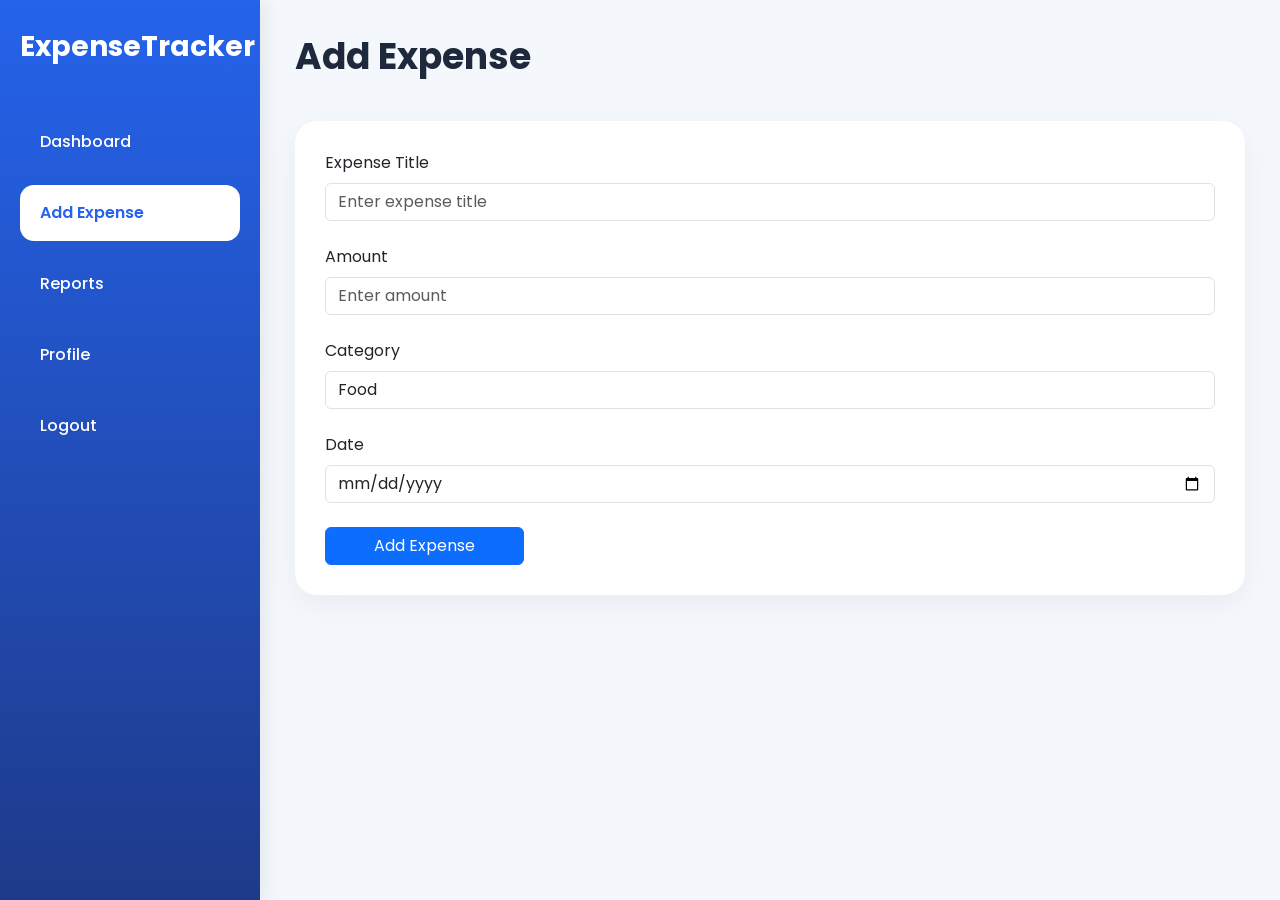
<file: frontend/add-expense.html>
<!DOCTYPE html>
<html lang="en">

<head>

    <meta charset="UTF-8">

    <meta name="viewport"
          content="width=device-width, initial-scale=1.0">

    <title>Add Expense</title>

    <link rel="preconnect"
          href="https://fonts.googleapis.com">

    <link rel="preconnect"
          href="https://fonts.gstatic.com"
          crossorigin>

    <link href="https://fonts.googleapis.com/css2?family=Poppins:wght@300;400;500;600;700&display=swap"
          rel="stylesheet">

    <link href="https://cdn.jsdelivr.net/npm/bootstrap@5.3.3/dist/css/bootstrap.min.css"
          rel="stylesheet">

    <link rel="stylesheet"
          href="dashboard.css">

</head>

<body>

<div class="dashboard-container">

    <!-- Sidebar -->

    <div class="sidebar">

        <h2 class="logo">
            ExpenseTracker
        </h2>

        <ul>

    <li>
        <a href="dashboard.html">
            Dashboard
        </a>
    </li>

    <li class="active">
        <a href="add-expense.html">
            Add Expense
        </a>
    </li>

    <li>
        <a href="reports.html">
            Reports
        </a>
    </li>

    <li>
        <a href="profile.html">
            Profile
        </a>
    </li>

    <li>
        <a href="index.html">
            Logout
        </a>
    </li>

</ul>

    </div>

    <!-- Main Content -->

    <div class="main-content">

        <div class="topbar">

            <h1>
                Add Expense
            </h1>

        </div>

        <!-- Expense Form -->

        <div class="transactions">

            <form>

                <div class="mb-4">

                    <label class="form-label">
                        Expense Title
                    </label>

                    <input type="text"
                           class="form-control"
                           placeholder="Enter expense title">

                </div>

                <div class="mb-4">

                    <label class="form-label">
                        Amount
                    </label>

                    <input type="number"
                           class="form-control"
                           placeholder="Enter amount">

                </div>

                <div class="mb-4">

                    <label class="form-label">
                        Category
                    </label>

                    <select class="form-control">

                        <option>
                            Food
                        </option>

                        <option>
                            Travel
                        </option>

                        <option>
                            Shopping
                        </option>

                        <option>
                            Bills
                        </option>

                    </select>

                </div>

                <div class="mb-4">

                    <label class="form-label">
                        Date
                    </label>

                    <input type="date"
                           class="form-control">

                </div>

                <button class="btn btn-primary px-5">

                    Add Expense

                </button>

            </form>

        </div>

    </div>

</div>

</body>

</html>
</file>
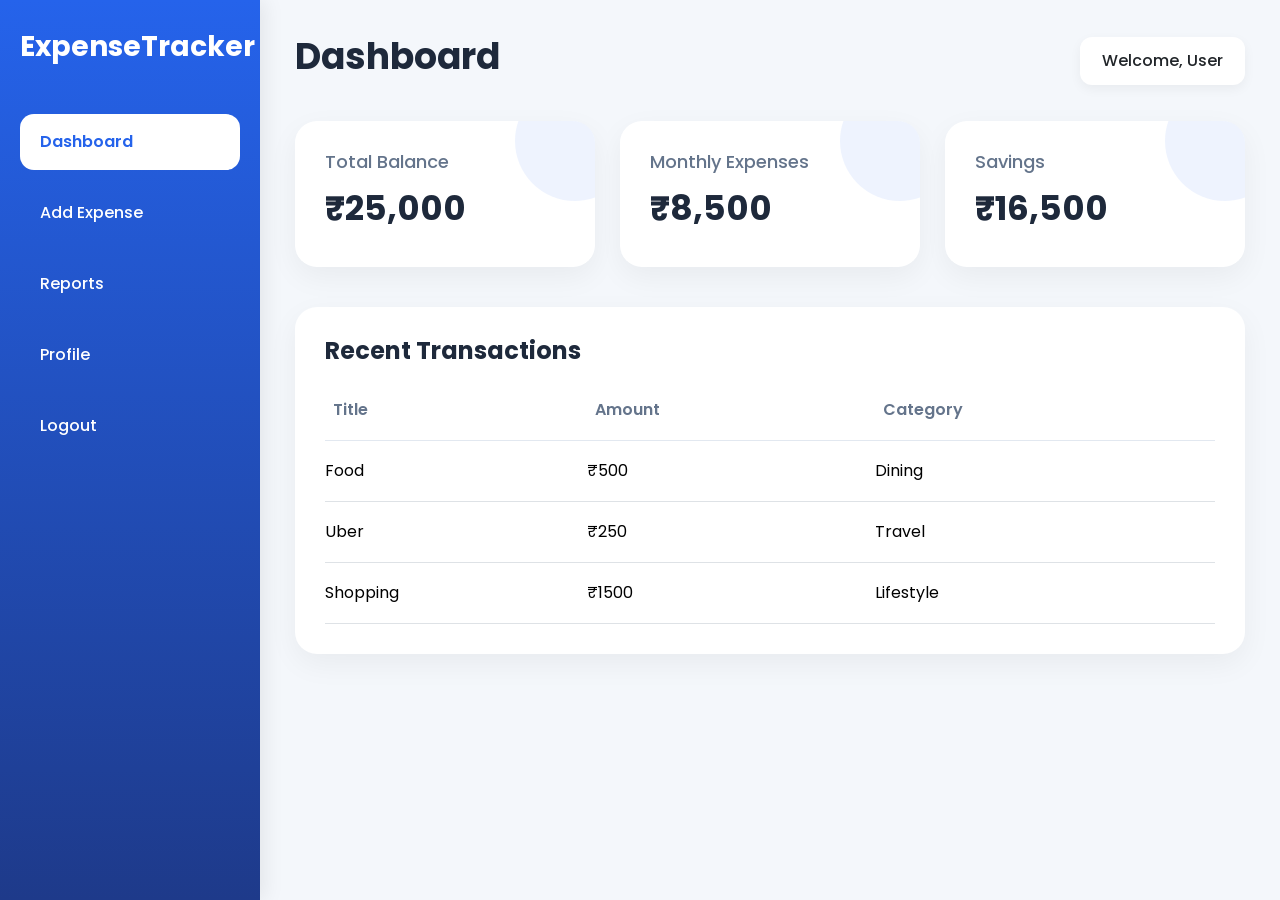
<file: frontend/dashboard.html>
<!DOCTYPE html>
<html lang="en">

<head>

    <meta charset="UTF-8">

    <meta name="viewport"
          content="width=device-width, initial-scale=1.0">

    <title>Dashboard</title>

    <link rel="preconnect"
          href="https://fonts.googleapis.com">

    <link rel="preconnect"
          href="https://fonts.gstatic.com"
          crossorigin>

    <link href="https://fonts.googleapis.com/css2?family=Poppins:wght@300;400;500;600;700&display=swap"
          rel="stylesheet">

    <link href="https://cdn.jsdelivr.net/npm/bootstrap@5.3.3/dist/css/bootstrap.min.css"
          rel="stylesheet">

    <link rel="stylesheet"
          href="dashboard.css">

</head>

<body>

<div class="dashboard-container">

    <!-- Sidebar -->

    <div class="sidebar">

        <h2 class="logo">
            ExpenseTracker
        </h2>

        <ul>

    <li class="active">
        <a href="dashboard.html">
            Dashboard
        </a>
    </li>

    <li>
        <a href="add-expense.html">
            Add Expense
        </a>
    </li>

    <li>
        <a href="reports.html">
            Reports
        </a>
    </li>

    <li>
        <a href="profile.html">
            Profile
        </a>
    </li>

    <li>
        <a href="index.html">
            Logout
        </a>
    </li>

</ul>

    </div>

    <!-- Main Content -->

    <div class="main-content">

        <div class="topbar">

            <h1>
                Dashboard
            </h1>

            <div class="profile">
                Welcome, User
            </div>

        </div>

        <!-- Cards -->

        <div class="cards">

            <div class="card-box">

                <h3>Total Balance</h3>

                <h2>₹25,000</h2>

            </div>

            <div class="card-box">

                <h3>Monthly Expenses</h3>

                <h2>₹8,500</h2>

            </div>

            <div class="card-box">

                <h3>Savings</h3>

                <h2>₹16,500</h2>

            </div>

        </div>

        <!-- Recent Transactions -->

        <div class="transactions">

            <h3>
                Recent Transactions
            </h3>

            <table class="table">

                <thead>

                    <tr>

                        <th>Title</th>

                        <th>Amount</th>

                        <th>Category</th>

                    </tr>

                </thead>

                <tbody>

                    <tr>

                        <td>Food</td>

                        <td>₹500</td>

                        <td>Dining</td>

                    </tr>

                    <tr>

                        <td>Uber</td>

                        <td>₹250</td>

                        <td>Travel</td>

                    </tr>

                    <tr>

                        <td>Shopping</td>

                        <td>₹1500</td>

                        <td>Lifestyle</td>

                    </tr>

                </tbody>

            </table>

        </div>

    </div>

</div>

</body>

</html>
</file>
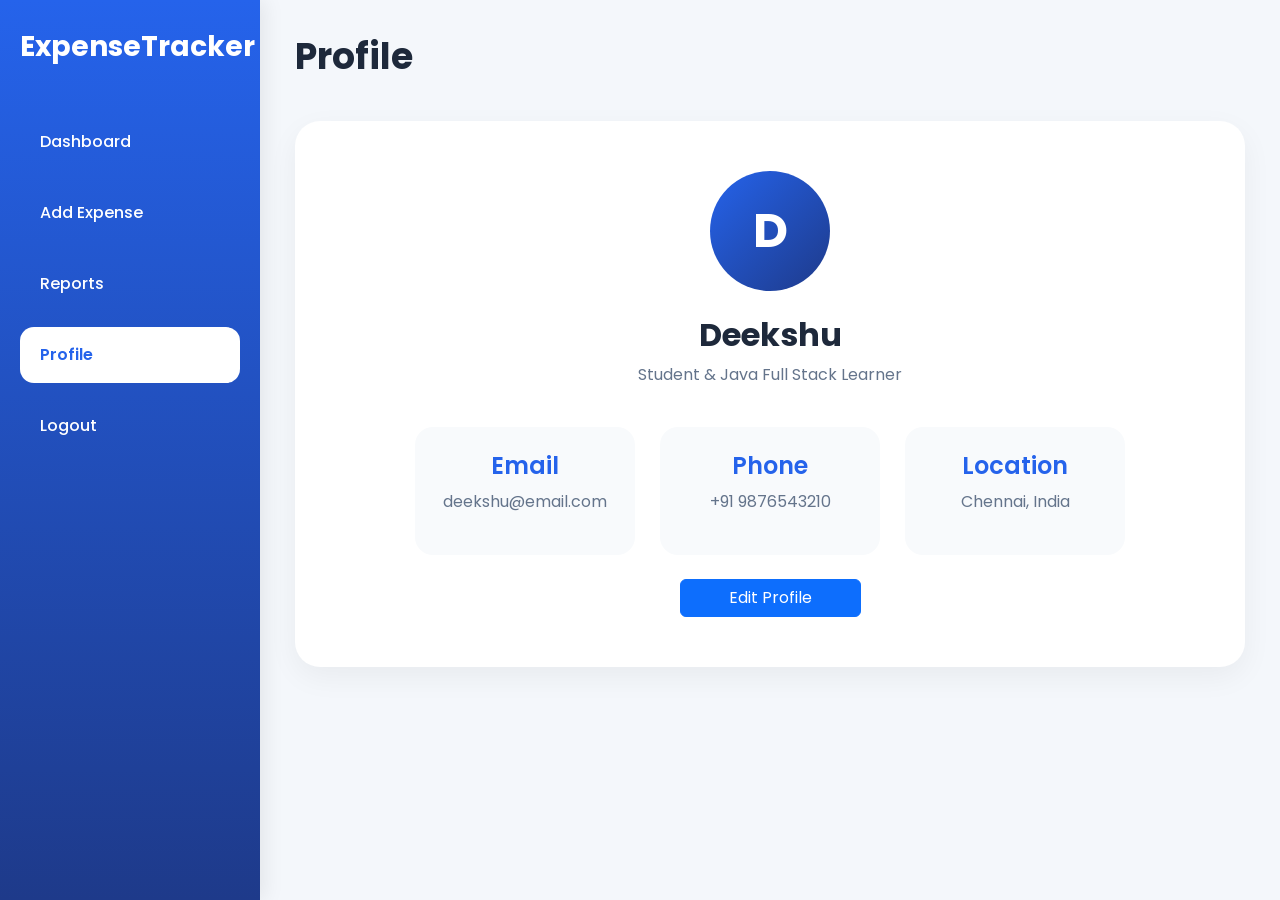
<file: frontend/profile.html>
<!DOCTYPE html>
<html lang="en">

<head>

    <meta charset="UTF-8">

    <meta name="viewport"
          content="width=device-width, initial-scale=1.0">

    <title>Profile</title>

    <link rel="preconnect"
          href="https://fonts.googleapis.com">

    <link rel="preconnect"
          href="https://fonts.gstatic.com"
          crossorigin>

    <link href="https://fonts.googleapis.com/css2?family=Poppins:wght@300;400;500;600;700&display=swap"
          rel="stylesheet">

    <link href="https://cdn.jsdelivr.net/npm/bootstrap@5.3.3/dist/css/bootstrap.min.css"
          rel="stylesheet">

    <link rel="stylesheet"
          href="dashboard.css">

</head>

<body>

<div class="dashboard-container">

    <!-- Sidebar -->

    <div class="sidebar">

        <h2 class="logo">
            ExpenseTracker
        </h2>

        <ul>

    <li>
        <a href="dashboard.html">
            Dashboard
        </a>
    </li>

    <li>
        <a href="add-expense.html">
            Add Expense
        </a>
    </li>

    <li>
        <a href="reports.html">
            Reports
        </a>
    </li>

    <li class="active">
        <a href="profile.html">
            Profile
        </a>
    </li>

    <li>
        <a href="index.html">
            Logout
        </a>
    </li>

</ul>

    </div>

    <!-- Main Content -->

    <div class="main-content">

        <div class="topbar">

            <h1>
                Profile
            </h1>

        </div>

        <!-- Profile Card -->

        <div class="profile-card">

            <div class="profile-avatar">

                D

            </div>

            <h2>
                Deekshu
            </h2>

            <p>
                Student & Java Full Stack Learner
            </p>

            <div class="profile-info">

                <div class="info-box">

                    <h4>Email</h4>

                    <p>
                        deekshu@email.com
                    </p>

                </div>

                <div class="info-box">

                    <h4>Phone</h4>

                    <p>
                        +91 9876543210
                    </p>

                </div>

                <div class="info-box">

                    <h4>Location</h4>

                    <p>
                        Chennai, India
                    </p>

                </div>

            </div>

            <button class="btn btn-primary mt-4 px-5">

                Edit Profile

            </button>

        </div>

    </div>

</div>

</body>

</html>
</file>
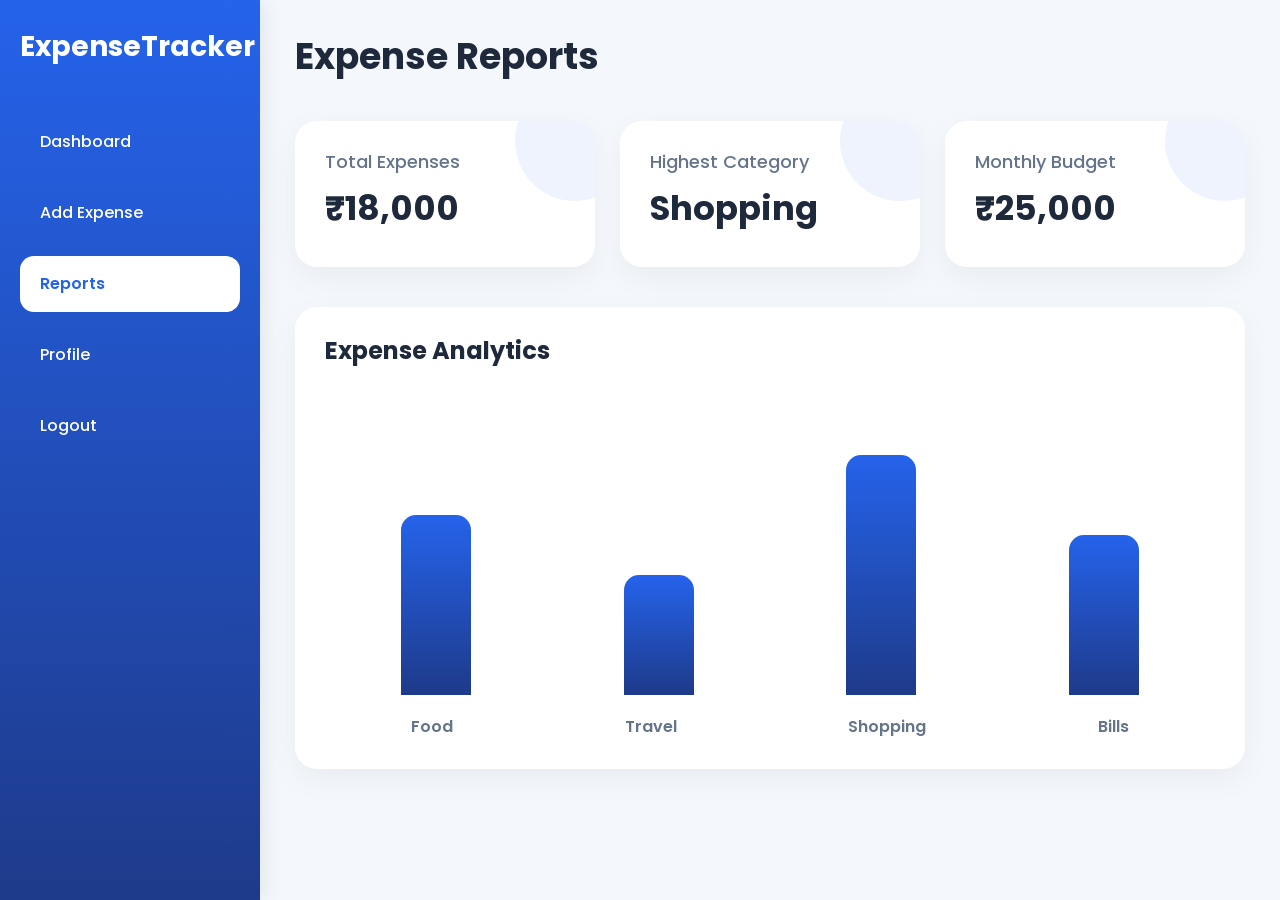
<file: frontend/reports.html>
<!DOCTYPE html>
<html lang="en">

<head>

    <meta charset="UTF-8">

    <meta name="viewport"
          content="width=device-width, initial-scale=1.0">

    <title>Reports</title>

    <link rel="preconnect"
          href="https://fonts.googleapis.com">

    <link rel="preconnect"
          href="https://fonts.gstatic.com"
          crossorigin>

    <link href="https://fonts.googleapis.com/css2?family=Poppins:wght@300;400;500;600;700&display=swap"
          rel="stylesheet">

    <link href="https://cdn.jsdelivr.net/npm/bootstrap@5.3.3/dist/css/bootstrap.min.css"
          rel="stylesheet">

    <link rel="stylesheet"
          href="dashboard.css">

</head>

<body>

<div class="dashboard-container">

    <!-- Sidebar -->

    <div class="sidebar">

        <h2 class="logo">
            ExpenseTracker
        </h2>

        <ul>

    <li >
        <a href="dashboard.html">
            Dashboard
        </a>
    </li>

    <li>
        <a href="add-expense.html">
            Add Expense
        </a>
    </li>

    <li class="active">
        <a href="reports.html">
            Reports
        </a>
    </li>

    <li>
        <a href="profile.html">
            Profile
        </a>
    </li>

    <li>
        <a href="index.html">
            Logout
        </a>
    </li>

</ul>

    </div>

    <!-- Main Content -->

    <div class="main-content">

        <div class="topbar">

            <h1>
                Expense Reports
            </h1>

        </div>

        <!-- Analytics Cards -->

        <div class="cards">

            <div class="card-box">

                <h3>Total Expenses</h3>

                <h2>₹18,000</h2>

            </div>

            <div class="card-box">

                <h3>Highest Category</h3>

                <h2>Shopping</h2>

            </div>

            <div class="card-box">

                <h3>Monthly Budget</h3>

                <h2>₹25,000</h2>

            </div>

        </div>

        <!-- Chart Placeholder -->

        <div class="transactions">

            <h3 class="mb-4">
                Expense Analytics
            </h3>

            <div class="chart-placeholder">

                <div class="bar food"></div>

                <div class="bar travel"></div>

                <div class="bar shopping"></div>

                <div class="bar bills"></div>

            </div>

            <div class="chart-labels">

                <span>Food</span>

                <span>Travel</span>

                <span>Shopping</span>

                <span>Bills</span>

            </div>

        </div>

    </div>

</div>

</body>

</html>
</file>
<file: frontend/dashboard.css>
/* =========================
   GLOBAL STYLES
========================= */

*{
    margin:0;
    padding:0;
    box-sizing:border-box;
}

body{
    font-family:'Poppins', sans-serif;
    background:#f4f7fb;
    overflow-x:hidden;
}

/* =========================
   DASHBOARD LAYOUT
========================= */

.dashboard-container{
    display:flex;
    min-height:100vh;
}

/* =========================
   SIDEBAR
========================= */

.sidebar{
    width:260px;
    background:linear-gradient(180deg,#2563eb,#1e3a8a);
    color:white;
    padding:30px 20px;
    position:fixed;
    height:100vh;
    box-shadow:4px 0 20px rgba(0,0,0,0.08);
}

.logo{
    font-size:28px;
    font-weight:700;
    margin-bottom:50px;
    text-align:center;
}

.sidebar ul{
    list-style:none;
    padding:0;
}

.sidebar ul li{
    padding:16px 20px;
    margin-bottom:15px;
    border-radius:14px;
    cursor:pointer;
    transition:0.3s;
    font-weight:500;
}

.sidebar ul li:hover{
    background:rgba(255,255,255,0.15);
    transform:translateX(5px);
}

.sidebar ul .active{
    background:white;
    color:#2563eb;
    font-weight:600;
}

/* =========================
   MAIN CONTENT
========================= */

.main-content{
    margin-left:260px;
    width:calc(100% - 260px);
    padding:35px;
}

/* =========================
   TOPBAR
========================= */

.topbar{
    display:flex;
    justify-content:space-between;
    align-items:center;
    margin-bottom:35px;
}

.topbar h1{
    font-size:36px;
    font-weight:700;
    color:#1e293b;
}

.profile{
    background:white;
    padding:12px 22px;
    border-radius:12px;
    box-shadow:0 4px 12px rgba(0,0,0,0.05);
    font-weight:500;
}

/* =========================
   CARDS
========================= */

.cards{
    display:flex;
    gap:25px;
    flex-wrap:wrap;
    margin-bottom:40px;
}

.card-box{
    flex:1;
    min-width:240px;
    background:white;
    padding:30px;
    border-radius:22px;
    box-shadow:0 10px 30px rgba(0,0,0,0.05);
    transition:0.3s;
    position:relative;
    overflow:hidden;
}

.card-box::before{
    content:'';
    position:absolute;
    width:120px;
    height:120px;
    background:rgba(37,99,235,0.08);
    border-radius:50%;
    top:-40px;
    right:-40px;
}

.card-box:hover{
    transform:translateY(-5px);
}

.card-box h3{
    color:#64748b;
    font-size:18px;
    margin-bottom:15px;
}

.card-box h2{
    font-size:34px;
    font-weight:700;
    color:#1e293b;
}

/* =========================
   TRANSACTIONS
========================= */

.transactions{
    background:white;
    padding:30px;
    border-radius:22px;
    box-shadow:0 10px 30px rgba(0,0,0,0.05);
}

.transactions h3{
    margin-bottom:25px;
    font-size:24px;
    font-weight:700;
    color:#1e293b;
}

.table{
    margin-bottom:0;
}

.table th{
    color:#64748b;
    font-weight:600;
    border:none;
    padding-bottom:18px;
}

.table td{
    padding:18px 0;
    vertical-align:middle;
    border-top:1px solid #e2e8f0;
}

/* =========================
   RESPONSIVE DESIGN
========================= */

@media(max-width:992px){

    .sidebar{
        width:220px;
    }

    .main-content{
        margin-left:220px;
        width:calc(100% - 220px);
    }
}

@media(max-width:768px){

    .dashboard-container{
        flex-direction:column;
    }

    .sidebar{
        position:relative;
        width:100%;
        height:auto;
    }

    .main-content{
        margin-left:0;
        width:100%;
        padding:20px;
    }

    .cards{
        flex-direction:column;
    }

    .topbar{
        flex-direction:column;
        align-items:flex-start;
        gap:15px;
    }
}
/* =========================
   CHART PLACEHOLDER
========================= */

.chart-placeholder{
    display:flex;
    align-items:flex-end;
    justify-content:space-around;
    height:300px;
    margin-top:30px;
}

.bar{
    width:70px;
    border-radius:15px 15px 0 0;
    background:linear-gradient(180deg,#2563eb,#1e3a8a);
    transition:0.3s;
}

.bar:hover{
    transform:translateY(-5px);
}

.food{
    height:180px;
}

.travel{
    height:120px;
}

.shopping{
    height:240px;
}

.bills{
    height:160px;
}

.chart-labels{
    display:flex;
    justify-content:space-around;
    margin-top:20px;
    font-weight:600;
    color:#64748b;
}
/* =========================
   PROFILE PAGE
========================= */

.profile-card{
    background:white;
    padding:50px;
    border-radius:25px;
    box-shadow:0 10px 30px rgba(0,0,0,0.05);
    text-align:center;
}

.profile-avatar{
    width:120px;
    height:120px;
    background:linear-gradient(135deg,#2563eb,#1e3a8a);
    color:white;
    font-size:48px;
    font-weight:700;
    display:flex;
    justify-content:center;
    align-items:center;
    border-radius:50%;
    margin:0 auto 25px;
}

.profile-card h2{
    font-weight:700;
    color:#1e293b;
}

.profile-card p{
    color:#64748b;
}

.profile-info{
    display:flex;
    justify-content:center;
    gap:25px;
    margin-top:40px;
    flex-wrap:wrap;
}

.info-box{
    background:#f8fafc;
    padding:25px;
    border-radius:18px;
    min-width:220px;
}

.info-box h4{
    color:#2563eb;
    margin-bottom:10px;
    font-weight:600;
}
.sidebar ul li a{
    text-decoration:none;
    color:inherit;
    display:block;
}
</file>
